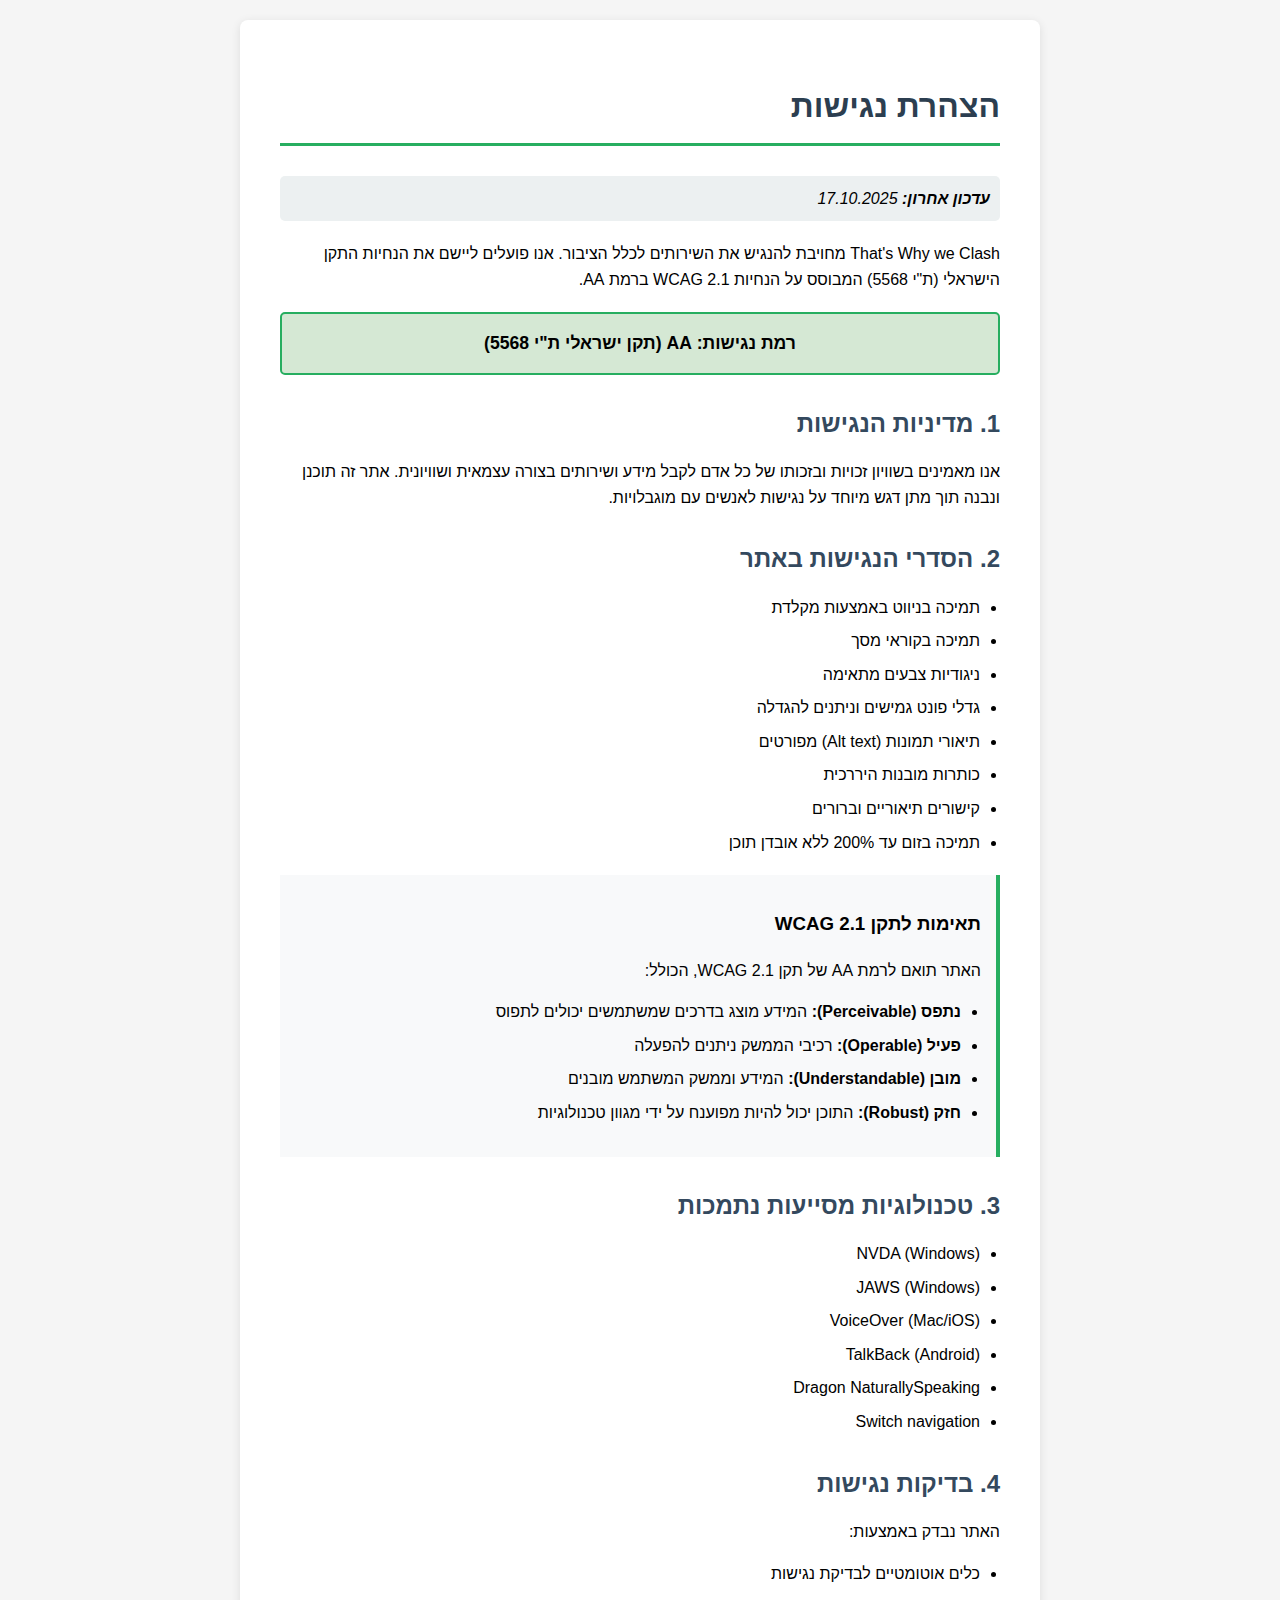
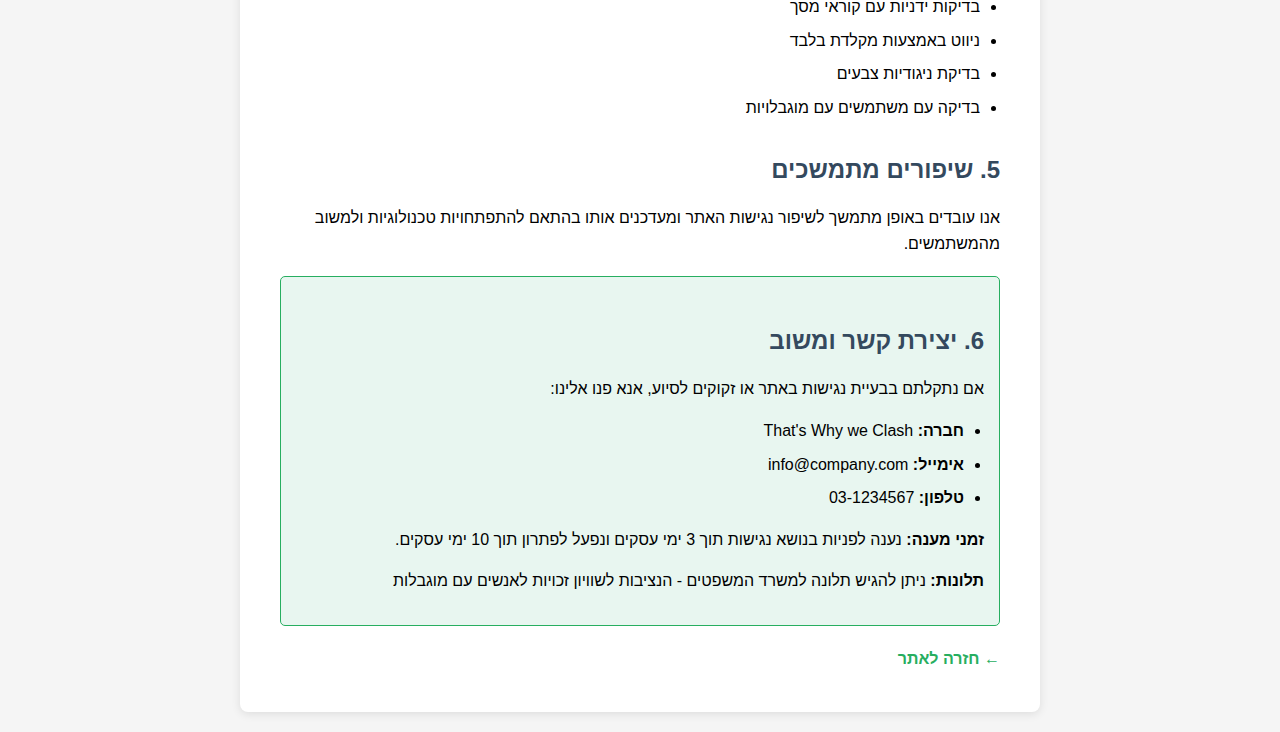
<file: public/accessibility.html>
<!DOCTYPE html>
<html lang="he" dir="rtl">
<head>
    <meta charset="UTF-8">
    <meta name="viewport" content="width=device-width, initial-scale=1.0">
    <title>הצהרת נגישות - That's Why we Clash</title>
    <style>
        body {
            font-family: 'Segoe UI', Tahoma, Geneva, Verdana, sans-serif;
            line-height: 1.6;
            max-width: 800px;
            margin: 0 auto;
            padding: 20px;
            background-color: #f5f5f5;
            direction: rtl;
        }
        .container {
            background: white;
            padding: 40px;
            border-radius: 8px;
            box-shadow: 0 2px 10px rgba(0,0,0,0.1);
        }
        h1 {
            color: #2c3e50;
            border-bottom: 3px solid #27ae60;
            padding-bottom: 10px;
            margin-bottom: 30px;
        }
        h2 {
            color: #34495e;
            margin-top: 30px;
            margin-bottom: 15px;
        }
        .last-updated {
            background: #ecf0f1;
            padding: 10px;
            border-radius: 5px;
            margin-bottom: 20px;
            font-style: italic;
        }
        .contact-info {
            background: #e8f6f0;
            border: 1px solid #27ae60;
            padding: 15px;
            border-radius: 5px;
            margin-top: 20px;
        }
        .compliance-level {
            background: #d5e8d4;
            border: 2px solid #27ae60;
            padding: 15px;
            border-radius: 5px;
            margin: 20px 0;
            text-align: center;
            font-weight: bold;
            font-size: 1.1em;
        }
        ul {
            padding-right: 20px;
        }
        li {
            margin-bottom: 8px;
        }
        .back-link {
            display: inline-block;
            margin-top: 20px;
            color: #27ae60;
            text-decoration: none;
            font-weight: bold;
        }
        .back-link:hover {
            text-decoration: underline;
        }
        .wcag-info {
            background: #f8f9fa;
            border-right: 4px solid #27ae60;
            padding: 15px;
            margin: 20px 0;
        }
    </style>
</head>
<body>
    <div class="container">
        <h1>הצהרת נגישות</h1>
        
        <div class="last-updated">
            <strong>עדכון אחרון:</strong> 17.10.2025
        </div>

        <p>
            That's Why we Clash מחויבת להנגיש את השירותים לכלל הציבור. אנו פועלים ליישם את הנחיות התקן הישראלי 
            (ת"י 5568) המבוסס על הנחיות WCAG 2.1 ברמת AA.
        </p>

        <div class="compliance-level">
            רמת נגישות: AA (תקן ישראלי ת"י 5568)
        </div>

        <h2>1. מדיניות הנגישות</h2>
        <p>
            אנו מאמינים בשוויון זכויות ובזכותו של כל אדם לקבל מידע ושירותים בצורה עצמאית ושוויונית. 
            אתר זה תוכנן ונבנה תוך מתן דגש מיוחד על נגישות לאנשים עם מוגבלויות.
        </p>

        <h2>2. הסדרי הנגישות באתר</h2>
        <ul>
            <li>תמיכה בניווט באמצעות מקלדת</li>
            <li>תמיכה בקוראי מסך</li>
            <li>ניגודיות צבעים מתאימה</li>
            <li>גדלי פונט גמישים וניתנים להגדלה</li>
            <li>תיאורי תמונות (Alt text) מפורטים</li>
            <li>כותרות מובנות היררכית</li>
            <li>קישורים תיאוריים וברורים</li>
            <li>תמיכה בזום עד 200% ללא אובדן תוכן</li>
        </ul>

        <div class="wcag-info">
            <h3>תאימות לתקן WCAG 2.1</h3>
            <p>האתר תואם לרמת AA של תקן WCAG 2.1, הכולל:</p>
            <ul>
                <li><strong>נתפס (Perceivable):</strong> המידע מוצג בדרכים שמשתמשים יכולים לתפוס</li>
                <li><strong>פעיל (Operable):</strong> רכיבי הממשק ניתנים להפעלה</li>
                <li><strong>מובן (Understandable):</strong> המידע וממשק המשתמש מובנים</li>
                <li><strong>חזק (Robust):</strong> התוכן יכול להיות מפוענח על ידי מגוון טכנולוגיות</li>
            </ul>
        </div>

        <h2>3. טכנולוגיות מסייעות נתמכות</h2>
        <ul>
            <li>NVDA (Windows)</li>
            <li>JAWS (Windows)</li>
            <li>VoiceOver (Mac/iOS)</li>
            <li>TalkBack (Android)</li>
            <li>Dragon NaturallySpeaking</li>
            <li>Switch navigation</li>
        </ul>

        <h2>4. בדיקות נגישות</h2>
        <p>האתר נבדק באמצעות:</p>
        <ul>
            <li>כלים אוטומטיים לבדיקת נגישות</li>
            <li>בדיקות ידניות עם קוראי מסך</li>
            <li>ניווט באמצעות מקלדת בלבד</li>
            <li>בדיקת ניגודיות צבעים</li>
            <li>בדיקה עם משתמשים עם מוגבלויות</li>
        </ul>

        <h2>5. שיפורים מתמשכים</h2>
        <p>
            אנו עובדים באופן מתמשך לשיפור נגישות האתר ומעדכנים אותו בהתאם להתפתחויות טכנולוגיות ולמשוב מהמשתמשים.
        </p>

        <div class="contact-info">
            <h2>6. יצירת קשר ומשוב</h2>
            <p>אם נתקלתם בבעיית נגישות באתר או זקוקים לסיוע, אנא פנו אלינו:</p>
            <ul>
                <li><strong>חברה:</strong> That's Why we Clash</li>
                <li><strong>אימייל:</strong> info@company.com</li>
                <li><strong>טלפון:</strong> 03-1234567</li>
            </ul>
            <p>
                <strong>זמני מענה:</strong> נענה לפניות בנושא נגישות תוך 3 ימי עסקים ונפעל לפתרון תוך 10 ימי עסקים.
            </p>
            <p>
                <strong>תלונות:</strong> ניתן להגיש תלונה למשרד המשפטים - הנציבות לשוויון זכויות לאנשים עם מוגבלות
            </p>
        </div>

        <a href="/" class="back-link">← חזרה לאתר</a>
    </div>
</body>
</html>
</file>
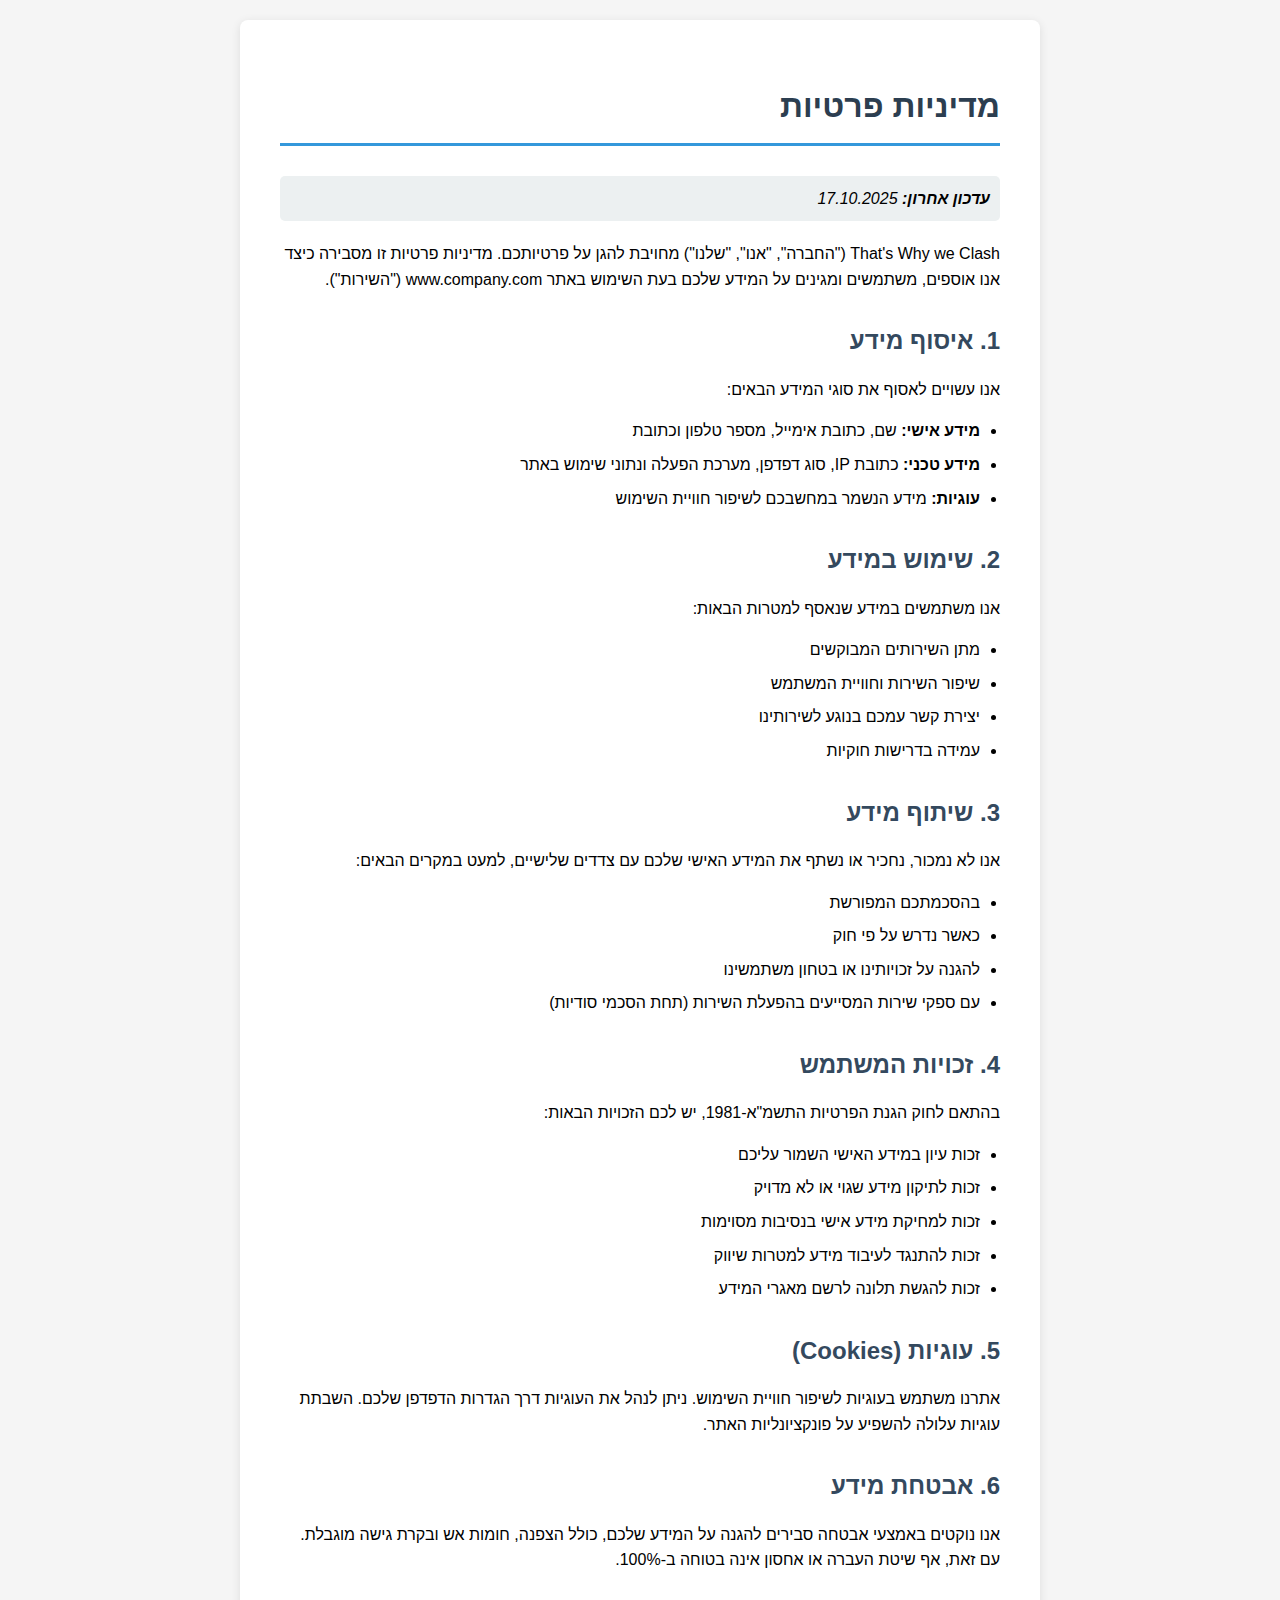
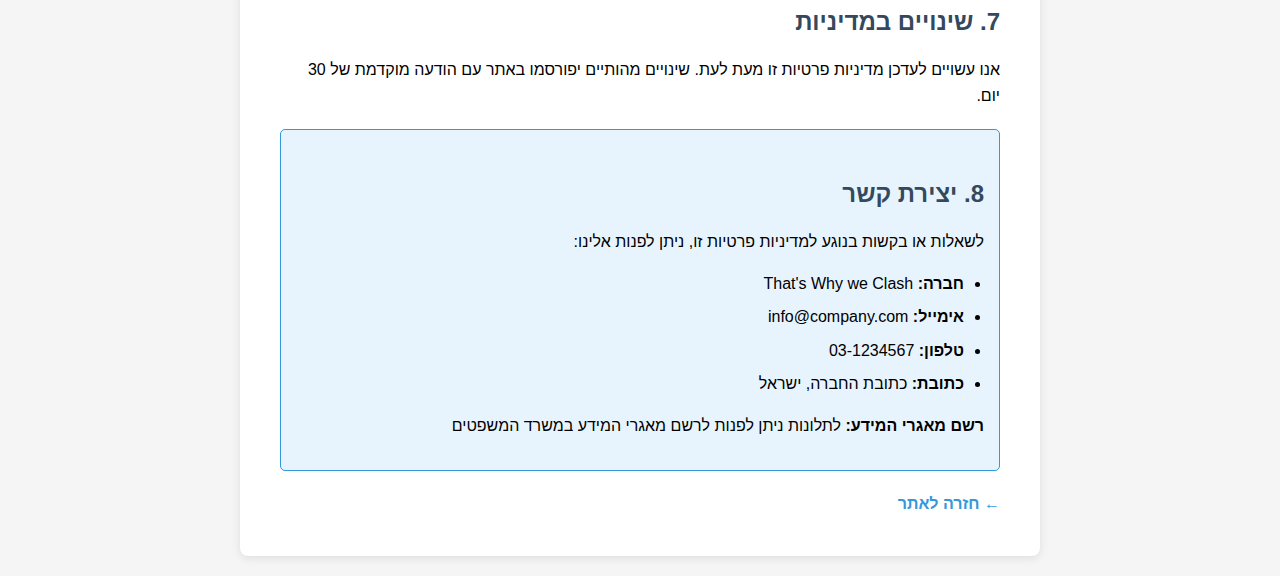
<file: public/privacy.html>
<!DOCTYPE html>
<html lang="he" dir="rtl">
<head>
    <meta charset="UTF-8">
    <meta name="viewport" content="width=device-width, initial-scale=1.0">
    <title>מדיניות פרטיות - That's Why we Clash</title>
    <style>
        body {
            font-family: 'Segoe UI', Tahoma, Geneva, Verdana, sans-serif;
            line-height: 1.6;
            max-width: 800px;
            margin: 0 auto;
            padding: 20px;
            background-color: #f5f5f5;
            direction: rtl;
        }
        .container {
            background: white;
            padding: 40px;
            border-radius: 8px;
            box-shadow: 0 2px 10px rgba(0,0,0,0.1);
        }
        h1 {
            color: #2c3e50;
            border-bottom: 3px solid #3498db;
            padding-bottom: 10px;
            margin-bottom: 30px;
        }
        h2 {
            color: #34495e;
            margin-top: 30px;
            margin-bottom: 15px;
        }
        .last-updated {
            background: #ecf0f1;
            padding: 10px;
            border-radius: 5px;
            margin-bottom: 20px;
            font-style: italic;
        }
        .contact-info {
            background: #e8f4fd;
            border: 1px solid #3498db;
            padding: 15px;
            border-radius: 5px;
            margin-top: 20px;
        }
        ul {
            padding-right: 20px;
        }
        li {
            margin-bottom: 8px;
        }
        .back-link {
            display: inline-block;
            margin-top: 20px;
            color: #3498db;
            text-decoration: none;
            font-weight: bold;
        }
        .back-link:hover {
            text-decoration: underline;
        }
    </style>
</head>
<body>
    <div class="container">
        <h1>מדיניות פרטיות</h1>
        
        <div class="last-updated">
            <strong>עדכון אחרון:</strong> 17.10.2025
        </div>

        <p>
            That's Why we Clash ("החברה", "אנו", "שלנו") מחויבת להגן על פרטיותכם. מדיניות פרטיות זו מסבירה כיצד אנו אוספים, 
            משתמשים ומגינים על המידע שלכם בעת השימוש באתר www.company.com ("השירות").
        </p>

        <h2>1. איסוף מידע</h2>
        <p>אנו עשויים לאסוף את סוגי המידע הבאים:</p>
        <ul>
            <li><strong>מידע אישי:</strong> שם, כתובת אימייל, מספר טלפון וכתובת</li>
            <li><strong>מידע טכני:</strong> כתובת IP, סוג דפדפן, מערכת הפעלה ונתוני שימוש באתר</li>
            <li><strong>עוגיות:</strong> מידע הנשמר במחשבכם לשיפור חוויית השימוש</li>
        </ul>

        <h2>2. שימוש במידע</h2>
        <p>אנו משתמשים במידע שנאסף למטרות הבאות:</p>
        <ul>
            <li>מתן השירותים המבוקשים</li>
            <li>שיפור השירות וחוויית המשתמש</li>
            <li>יצירת קשר עמכם בנוגע לשירותינו</li>
            <li>עמידה בדרישות חוקיות</li>
        </ul>

        <h2>3. שיתוף מידע</h2>
        <p>אנו לא נמכור, נחכיר או נשתף את המידע האישי שלכם עם צדדים שלישיים, למעט במקרים הבאים:</p>
        <ul>
            <li>בהסכמתכם המפורשת</li>
            <li>כאשר נדרש על פי חוק</li>
            <li>להגנה על זכויותינו או בטחון משתמשינו</li>
            <li>עם ספקי שירות המסייעים בהפעלת השירות (תחת הסכמי סודיות)</li>
        </ul>

        <h2>4. זכויות המשתמש</h2>
        <p>בהתאם לחוק הגנת הפרטיות התשמ"א-1981, יש לכם הזכויות הבאות:</p>
        <ul>
            <li>זכות עיון במידע האישי השמור עליכם</li>
            <li>זכות לתיקון מידע שגוי או לא מדויק</li>
            <li>זכות למחיקת מידע אישי בנסיבות מסוימות</li>
            <li>זכות להתנגד לעיבוד מידע למטרות שיווק</li>
            <li>זכות להגשת תלונה לרשם מאגרי המידע</li>
        </ul>

        <h2>5. עוגיות (Cookies)</h2>
        <p>
            אתרנו משתמש בעוגיות לשיפור חוויית השימוש. ניתן לנהל את העוגיות דרך הגדרות הדפדפן שלכם. 
            השבתת עוגיות עלולה להשפיע על פונקציונליות האתר.
        </p>

        <h2>6. אבטחת מידע</h2>
        <p>
            אנו נוקטים באמצעי אבטחה סבירים להגנה על המידע שלכם, כולל הצפנה, חומות אש ובקרת גישה מוגבלת. 
            עם זאת, אף שיטת העברה או אחסון אינה בטוחה ב-100%.
        </p>

        <h2>7. שינויים במדיניות</h2>
        <p>
            אנו עשויים לעדכן מדיניות פרטיות זו מעת לעת. שינויים מהותיים יפורסמו באתר עם הודעה מוקדמת של 30 יום.
        </p>

        <div class="contact-info">
            <h2>8. יצירת קשר</h2>
            <p>לשאלות או בקשות בנוגע למדיניות פרטיות זו, ניתן לפנות אלינו:</p>
            <ul>
                <li><strong>חברה:</strong> That's Why we Clash</li>
                <li><strong>אימייל:</strong> info@company.com</li>
                <li><strong>טלפון:</strong> 03-1234567</li>
                <li><strong>כתובת:</strong> כתובת החברה, ישראל</li>
            </ul>
            <p><strong>רשם מאגרי המידע:</strong> לתלונות ניתן לפנות לרשם מאגרי המידע במשרד המשפטים</p>
        </div>

        <a href="/" class="back-link">← חזרה לאתר</a>
    </div>
</body>
</html>
</file>
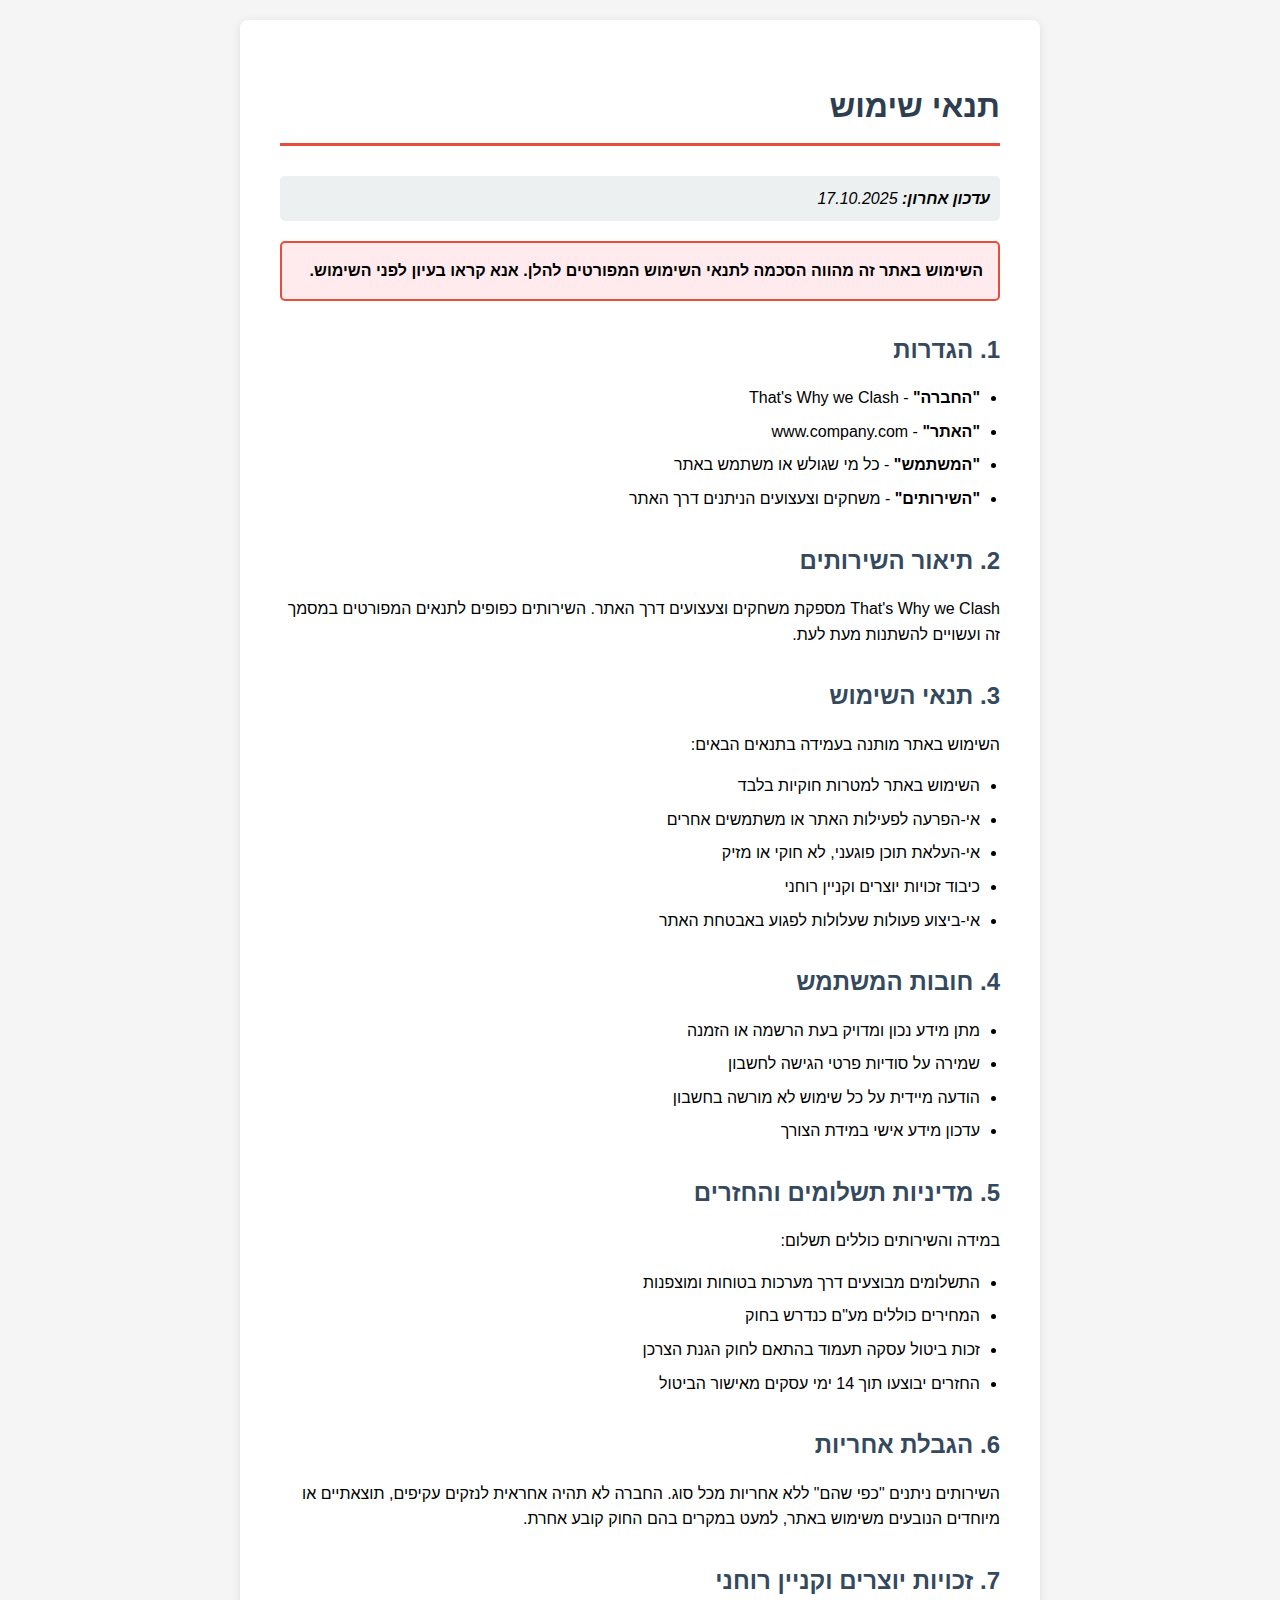
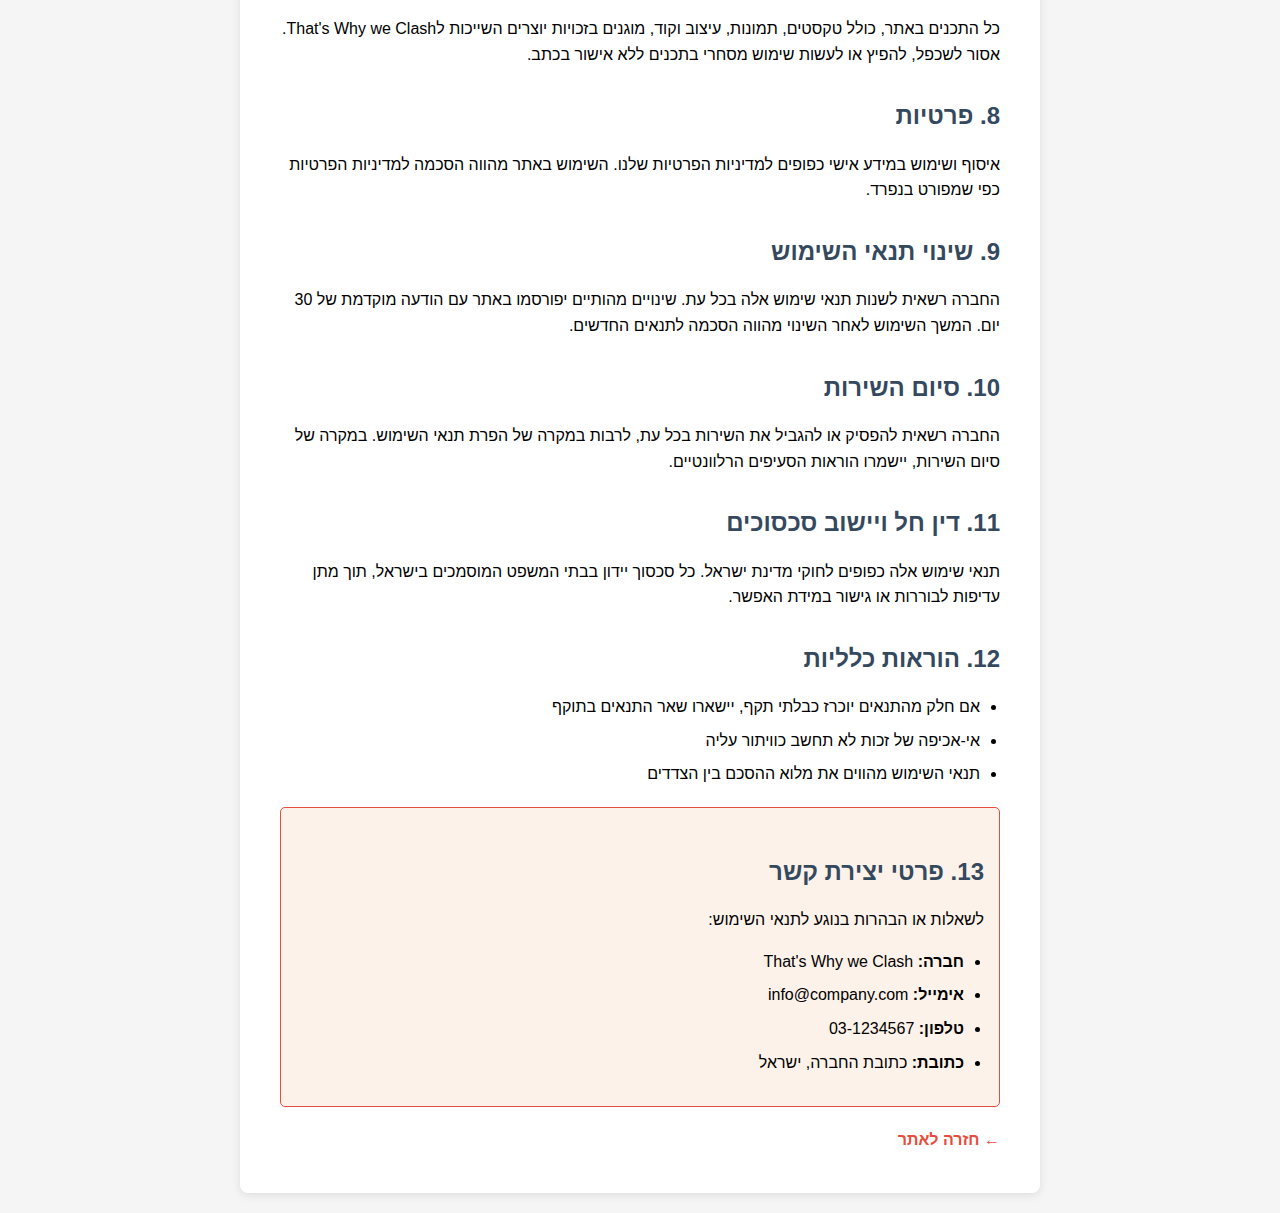
<file: public/terms.html>
<!DOCTYPE html>
<html lang="he" dir="rtl">
<head>
    <meta charset="UTF-8">
    <meta name="viewport" content="width=device-width, initial-scale=1.0">
    <title>תנאי שימוש - That's Why we Clash</title>
    <style>
        body {
            font-family: 'Segoe UI', Tahoma, Geneva, Verdana, sans-serif;
            line-height: 1.6;
            max-width: 800px;
            margin: 0 auto;
            padding: 20px;
            background-color: #f5f5f5;
            direction: rtl;
        }
        .container {
            background: white;
            padding: 40px;
            border-radius: 8px;
            box-shadow: 0 2px 10px rgba(0,0,0,0.1);
        }
        h1 {
            color: #2c3e50;
            border-bottom: 3px solid #e74c3c;
            padding-bottom: 10px;
            margin-bottom: 30px;
        }
        h2 {
            color: #34495e;
            margin-top: 30px;
            margin-bottom: 15px;
        }
        .last-updated {
            background: #ecf0f1;
            padding: 10px;
            border-radius: 5px;
            margin-bottom: 20px;
            font-style: italic;
        }
        .contact-info {
            background: #fdf2e9;
            border: 1px solid #e74c3c;
            padding: 15px;
            border-radius: 5px;
            margin-top: 20px;
        }
        .important-notice {
            background: #ffebee;
            border: 2px solid #e74c3c;
            padding: 15px;
            border-radius: 5px;
            margin: 20px 0;
            font-weight: bold;
        }
        ul {
            padding-right: 20px;
        }
        li {
            margin-bottom: 8px;
        }
        .back-link {
            display: inline-block;
            margin-top: 20px;
            color: #e74c3c;
            text-decoration: none;
            font-weight: bold;
        }
        .back-link:hover {
            text-decoration: underline;
        }
    </style>
</head>
<body>
    <div class="container">
        <h1>תנאי שימוש</h1>
        
        <div class="last-updated">
            <strong>עדכון אחרון:</strong> 17.10.2025
        </div>

        <div class="important-notice">
            השימוש באתר זה מהווה הסכמה לתנאי השימוש המפורטים להלן. אנא קראו בעיון לפני השימוש.
        </div>

        <h2>1. הגדרות</h2>
        <ul>
            <li><strong>"החברה"</strong> - That's Why we Clash</li>
            <li><strong>"האתר"</strong> - www.company.com</li>
            <li><strong>"המשתמש"</strong> - כל מי שגולש או משתמש באתר</li>
            <li><strong>"השירותים"</strong> - משחקים וצעצועים הניתנים דרך האתר</li>
        </ul>

        <h2>2. תיאור השירותים</h2>
        <p>
            That's Why we Clash מספקת משחקים וצעצועים דרך האתר. השירותים כפופים לתנאים המפורטים במסמך זה 
            ועשויים להשתנות מעת לעת.
        </p>

        <h2>3. תנאי השימוש</h2>
        <p>השימוש באתר מותנה בעמידה בתנאים הבאים:</p>
        <ul>
            <li>השימוש באתר למטרות חוקיות בלבד</li>
            <li>אי-הפרעה לפעילות האתר או משתמשים אחרים</li>
            <li>אי-העלאת תוכן פוגעני, לא חוקי או מזיק</li>
            <li>כיבוד זכויות יוצרים וקניין רוחני</li>
            <li>אי-ביצוע פעולות שעלולות לפגוע באבטחת האתר</li>
        </ul>

        <h2>4. חובות המשתמש</h2>
        <ul>
            <li>מתן מידע נכון ומדויק בעת הרשמה או הזמנה</li>
            <li>שמירה על סודיות פרטי הגישה לחשבון</li>
            <li>הודעה מיידית על כל שימוש לא מורשה בחשבון</li>
            <li>עדכון מידע אישי במידת הצורך</li>
        </ul>

        <h2>5. מדיניות תשלומים והחזרים</h2>
        <p>במידה והשירותים כוללים תשלום:</p>
        <ul>
            <li>התשלומים מבוצעים דרך מערכות בטוחות ומוצפנות</li>
            <li>המחירים כוללים מע"ם כנדרש בחוק</li>
            <li>זכות ביטול עסקה תעמוד בהתאם לחוק הגנת הצרכן</li>
            <li>החזרים יבוצעו תוך 14 ימי עסקים מאישור הביטול</li>
        </ul>

        <h2>6. הגבלת אחריות</h2>
        <p>
            השירותים ניתנים "כפי שהם" ללא אחריות מכל סוג. החברה לא תהיה אחראית לנזקים עקיפים, 
            תוצאתיים או מיוחדים הנובעים משימוש באתר, למעט במקרים בהם החוק קובע אחרת.
        </p>

        <h2>7. זכויות יוצרים וקניין רוחני</h2>
        <p>
            כל התכנים באתר, כולל טקסטים, תמונות, עיצוב וקוד, מוגנים בזכויות יוצרים השייכות לThat's Why we Clash. 
            אסור לשכפל, להפיץ או לעשות שימוש מסחרי בתכנים ללא אישור בכתב.
        </p>

        <h2>8. פרטיות</h2>
        <p>
            איסוף ושימוש במידע אישי כפופים למדיניות הפרטיות שלנו. השימוש באתר מהווה הסכמה 
            למדיניות הפרטיות כפי שמפורט בנפרד.
        </p>

        <h2>9. שינוי תנאי השימוש</h2>
        <p>
            החברה רשאית לשנות תנאי שימוש אלה בכל עת. שינויים מהותיים יפורסמו באתר עם הודעה מוקדמת 
            של 30 יום. המשך השימוש לאחר השינוי מהווה הסכמה לתנאים החדשים.
        </p>

        <h2>10. סיום השירות</h2>
        <p>
            החברה רשאית להפסיק או להגביל את השירות בכל עת, לרבות במקרה של הפרת תנאי השימוש. 
            במקרה של סיום השירות, יישמרו הוראות הסעיפים הרלוונטיים.
        </p>

        <h2>11. דין חל ויישוב סכסוכים</h2>
        <p>
            תנאי שימוש אלה כפופים לחוקי מדינת ישראל. כל סכסוך יידון בבתי המשפט המוסמכים בישראל, 
            תוך מתן עדיפות לבוררות או גישור במידת האפשר.
        </p>

        <h2>12. הוראות כלליות</h2>
        <ul>
            <li>אם חלק מהתנאים יוכרז כבלתי תקף, יישארו שאר התנאים בתוקף</li>
            <li>אי-אכיפה של זכות לא תחשב כוויתור עליה</li>
            <li>תנאי השימוש מהווים את מלוא ההסכם בין הצדדים</li>
        </ul>

        <div class="contact-info">
            <h2>13. פרטי יצירת קשר</h2>
            <p>לשאלות או הבהרות בנוגע לתנאי השימוש:</p>
            <ul>
                <li><strong>חברה:</strong> That's Why we Clash</li>
                <li><strong>אימייל:</strong> info@company.com</li>
                <li><strong>טלפון:</strong> 03-1234567</li>
                <li><strong>כתובת:</strong> כתובת החברה, ישראל</li>
            </ul>
        </div>

        <a href="/" class="back-link">← חזרה לאתר</a>
    </div>
</body>
</html>
</file>
